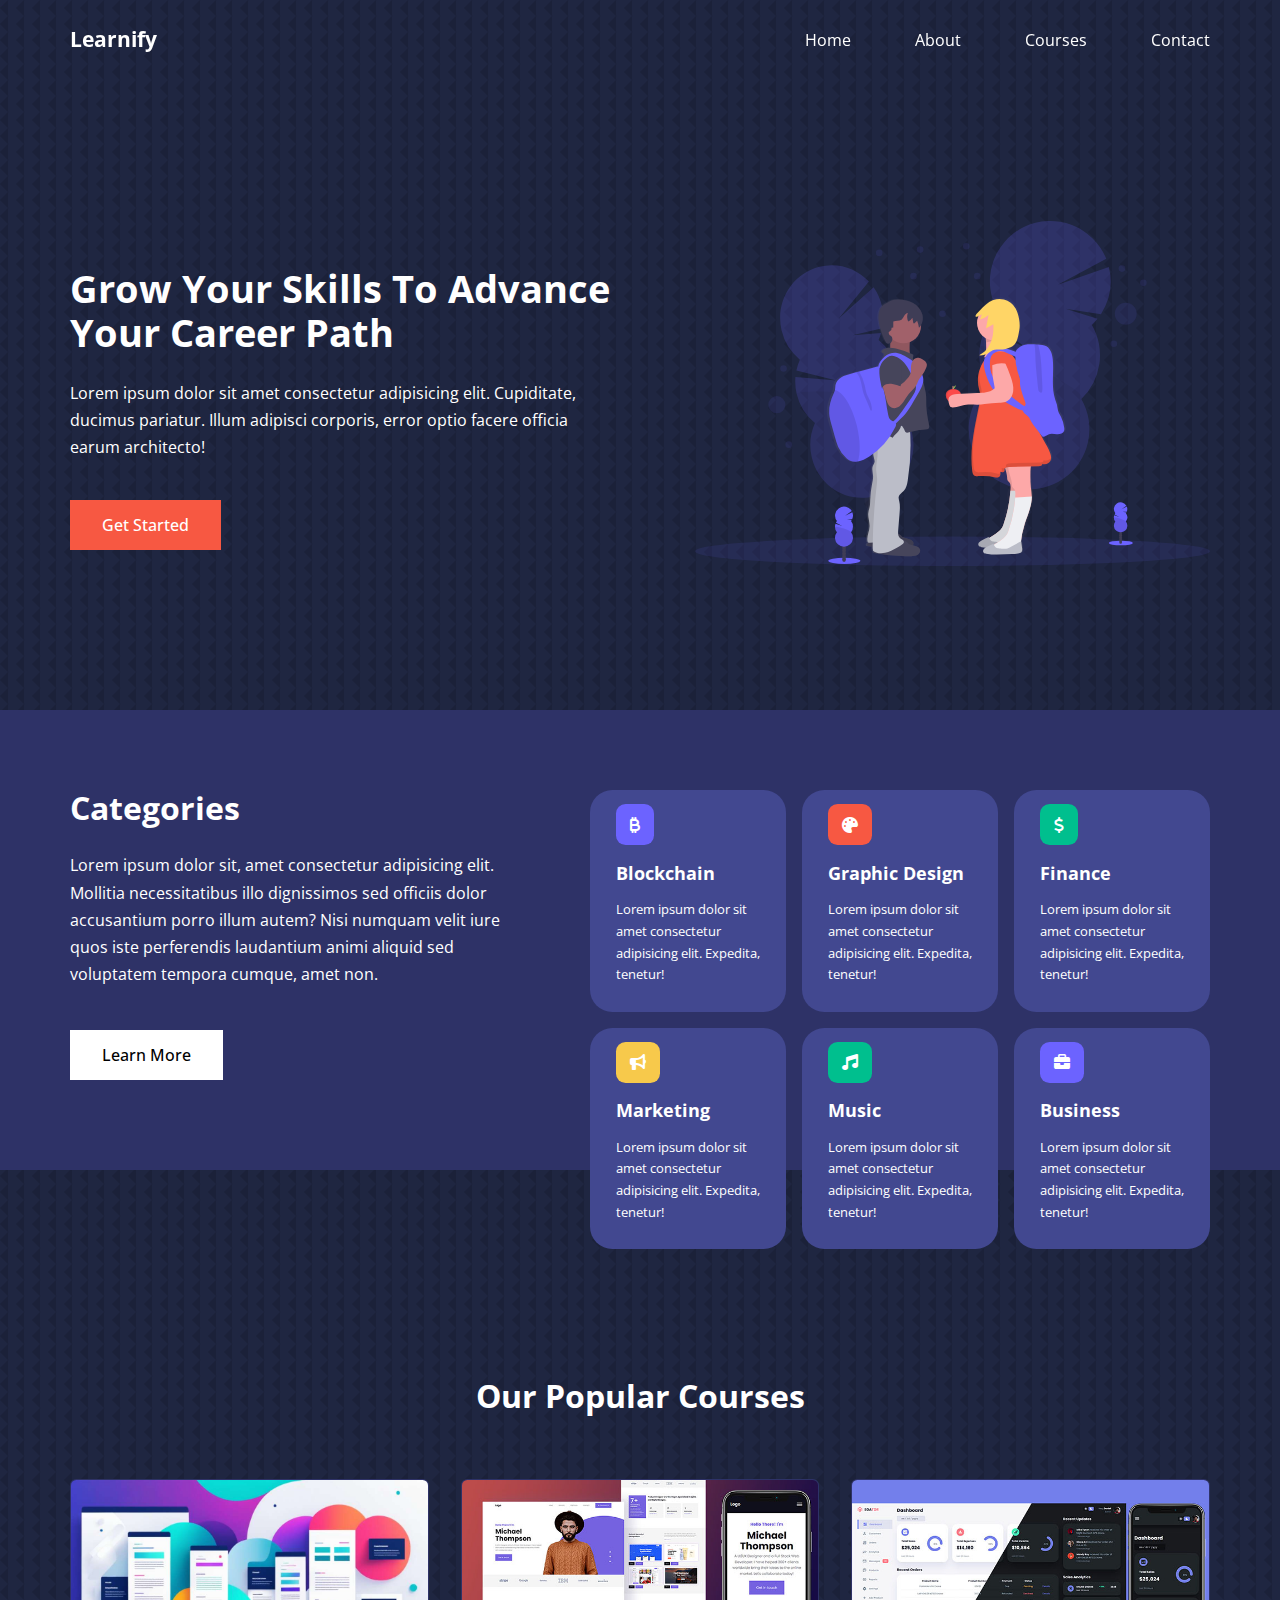
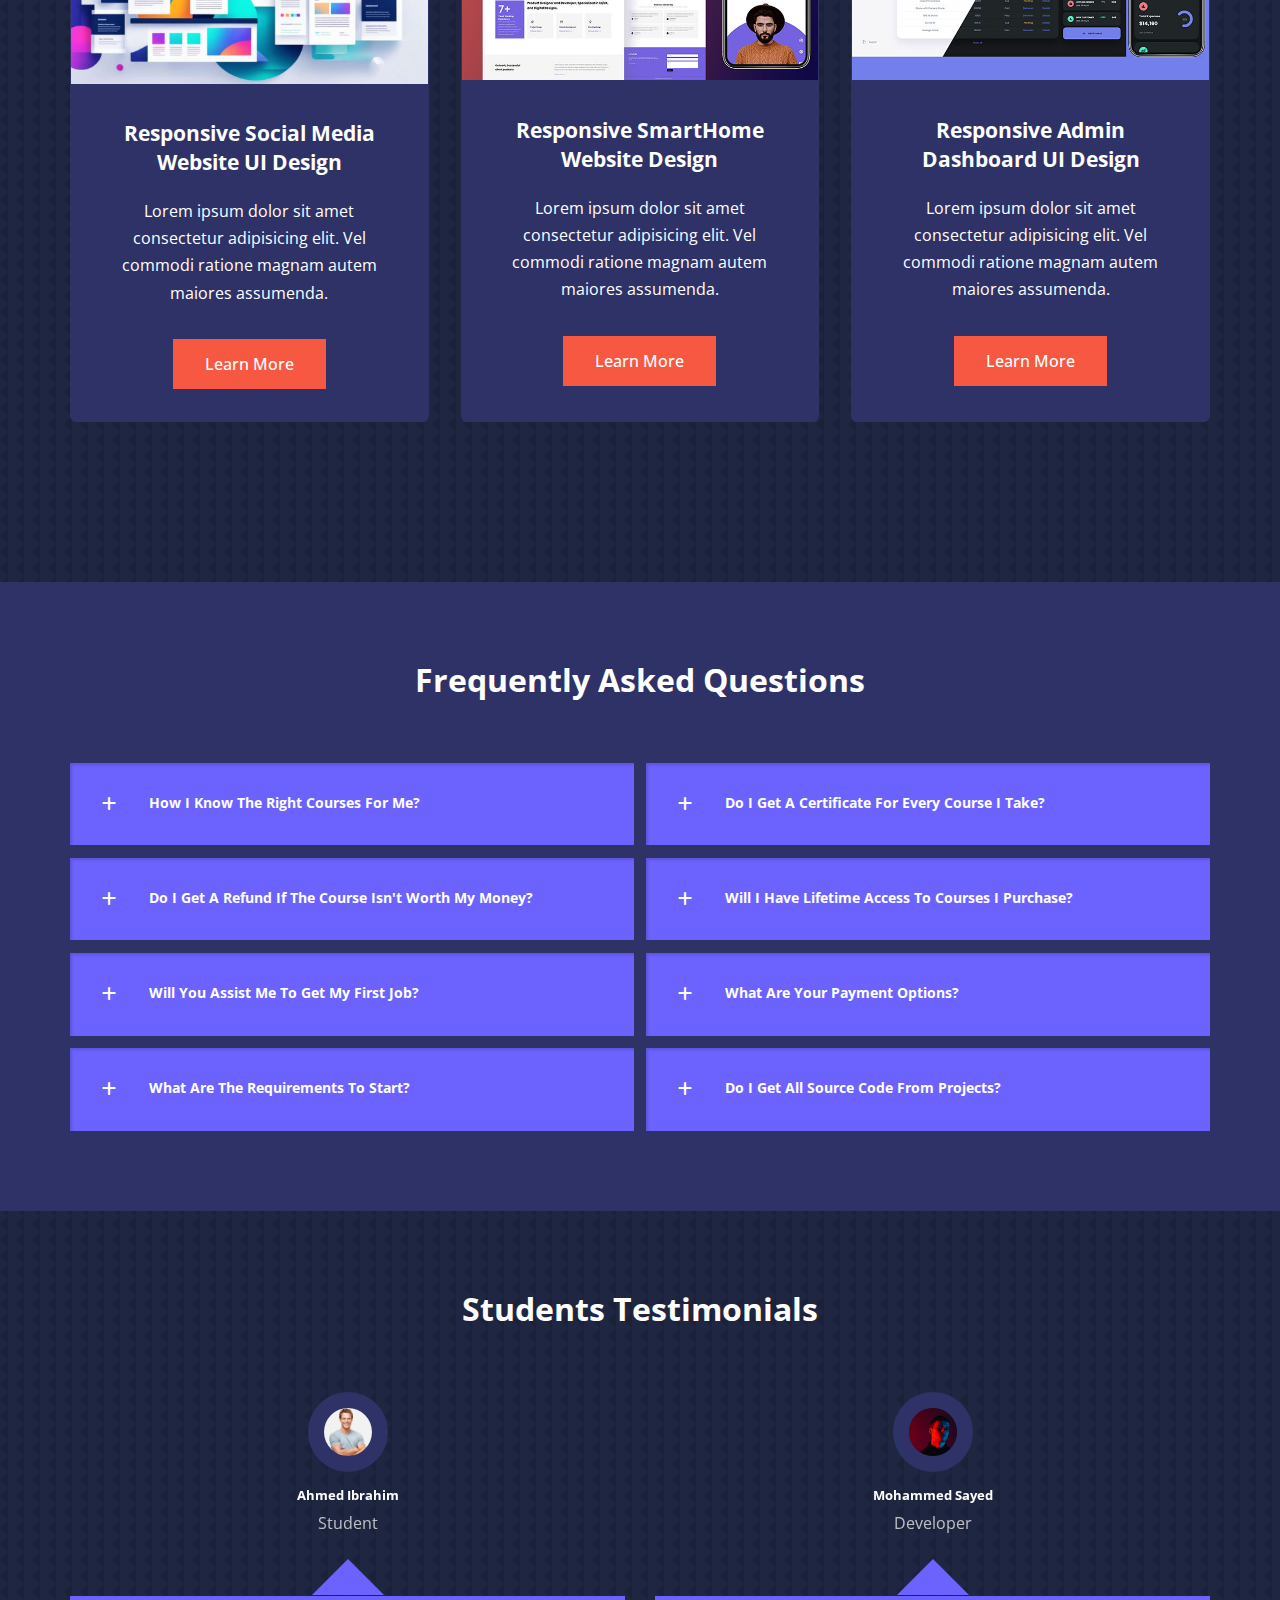
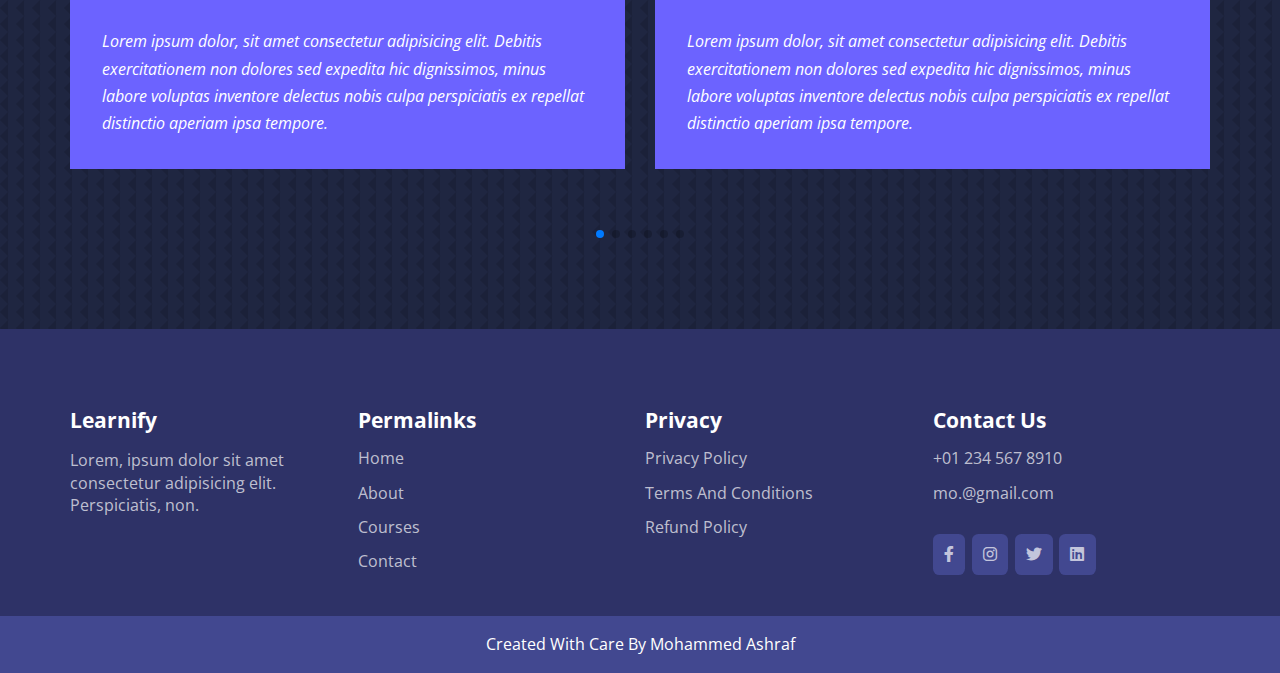
<file: index.html>
<!DOCTYPE html>
<html lang="en">

<head>
  <meta charset="UTF-8">
  <meta name="viewport" content="width=device-width, initial-scale=1.0">
  <title>Learnify</title>
  <!-- Google Fonts -->
  <link rel="preconnect" href="https://fonts.googleapis.com">
  <link rel="preconnect" href="https://fonts.gstatic.com" crossorigin>
  <link href="https://fonts.googleapis.com/css2?family=Open+Sans:ital,wght@0,300..800;1,300..800&display=swap"
    rel="stylesheet">
  <!-- Render All Elements Normally -->
  <link rel="stylesheet" href="css/normalize.css">
  <!-- Font Awesome Library -->
  <link rel="stylesheet" href="css/all.min.css">
  <!-- Swiper -->
  <link rel="stylesheet" href="https://cdn.jsdelivr.net/npm/swiper@11/swiper-bundle.min.css" />
  <!-- Main CSS File -->
  <link rel="stylesheet" href="css/style.css">
</head>

<body>
  <!-- Start Header -->
  <header>
    <div class="container header-content">
      <a href="index.html" class="logo">
        <h4>Learnify</h4>
      </a>
      <ul class="links">
        <li><a href="index.html">Home</a></li>
        <li><a href="about.html">About</a></li>
        <li><a href="courses.html">Courses</a></li>
        <li><a href="contact.html">Contact</a></li>
      </ul>
      <div class="toggle-menu">
        <span></span>
        <span></span>
        <span></span>
      </div>
      <div class="close-btn">X</div>
    </div>
  </header>
  <!-- End Header -->

  <!-- Start Landing -->
  <div class="container">
    <div class="landing">
      <div class="landing-content">
        <div class="intro-text">
          <h1>Grow Your Skills To Advance Your Career Path</h1>
          <p>Lorem ipsum dolor sit amet consectetur adipisicing elit. Cupiditate, ducimus pariatur. Illum adipisci
            corporis, error optio facere officia earum architecto!</p>
          <a href="courses.html" class="btn special-btn">Get Started</a>
        </div>
        <div class="image-box">
          <img src="imgs/header.svg">
        </div>
      </div>
    </div>
  </div>
  <!-- End Landing -->

  <!-- Start Categories -->
  <div class="categories section">
    <div class="container">
      <div class="categs-content">
        <div class="left">
          <h2>Categories</h2>
          <p>Lorem ipsum dolor sit, amet consectetur adipisicing elit. Mollitia necessitatibus illo dignissimos sed
            officiis dolor accusantium porro illum autem? Nisi numquam velit iure quos iste perferendis laudantium animi
            aliquid sed voluptatem tempora cumque, amet non.</p>
          <a href="#" class="btn">Learn More</a>
        </div>
        <div class="right">
          <div class="category">
            <span class="icon-box">
              <i class="fa-solid fa-bitcoin-sign"></i>
            </span>
            <h5>Blockchain</h5>
            <p>Lorem ipsum dolor sit amet consectetur adipisicing elit. Expedita, tenetur!</p>
          </div>
          <div class="category">
            <span class="icon-box">
              <i class="fa-solid fa-palette"></i>
            </span>
            <h5>Graphic Design</h5>
            <p>Lorem ipsum dolor sit amet consectetur adipisicing elit. Expedita, tenetur!</p>
          </div>
          <div class="category">
            <span class="icon-box">
              <i class="fa-solid fa-dollar-sign"></i>
            </span>
            <h5>Finance</h5>
            <p>Lorem ipsum dolor sit amet consectetur adipisicing elit. Expedita, tenetur!</p>
          </div>
          <div class="category">
            <span class="icon-box">
              <i class="fa-solid fa-bullhorn"></i>
            </span>
            <h5>Marketing</h5>
            <p>Lorem ipsum dolor sit amet consectetur adipisicing elit. Expedita, tenetur!</p>
          </div>
          <div class="category">
            <span class="icon-box">
              <i class="fa-solid fa-music"></i>
            </span>
            <h5>Music</h5>
            <p>Lorem ipsum dolor sit amet consectetur adipisicing elit. Expedita, tenetur!</p>
          </div>
          <div class="category">
            <span class="icon-box">
              <i class="fa-solid fa-briefcase"></i>
            </span>
            <h5>Business</h5>
            <p>Lorem ipsum dolor sit amet consectetur adipisicing elit. Expedita, tenetur!</p>
          </div>
        </div>
      </div>
    </div>
  </div>
  <!-- End Categories -->

  <!-- Start Courses -->
  <div class="container">
    <div class="courses section">
      <h2 class="section-header">Our Popular Courses</h2>
      <div class="courses-content">
        <div class="course">
          <img src="imgs/course1.jpg">
          <div class="info">
            <h4>Responsive Social Media Website UI Design</h4>
            <p>Lorem ipsum dolor sit amet consectetur adipisicing elit. Vel commodi ratione magnam autem maiores
              assumenda.</p>
            <a href="courses.html" class="btn special-btn">Learn More</a>
          </div>
        </div>
        <div class="course">
          <img src="imgs/course2.jpg">
          <div class="info">
            <h4>Responsive SmartHome Website Design</h4>
            <p>Lorem ipsum dolor sit amet consectetur adipisicing elit. Vel commodi ratione magnam autem maiores
              assumenda.</p>
            <a href="courses.html" class="btn special-btn">Learn More</a>
          </div>
        </div>
        <div class="course">
          <img src="imgs/course3.jpg">
          <div class="info">
            <h4>Responsive Admin Dashboard UI Design</h4>
            <p>Lorem ipsum dolor sit amet consectetur adipisicing elit. Vel commodi ratione magnam autem maiores
              assumenda.</p>
            <a href="courses.html" class="btn special-btn">Learn More</a>
          </div>
        </div>
      </div>
    </div>
  </div>
  <!-- End Courses -->

  <!-- Start FAQS -->
  <div class="faqs section">
    <div class="container">
      <h2 class="section-header">Frequently Asked Questions</h2>
      <div class="faqs-content">
        <div class="question">
          <span class="icon">
            <i class="fa-solid fa-plus"></i>
          </span>
          <div class="question-answer">
            <h4>How I Know The Right Courses For Me?</h4>
            <p>Lorem ipsum dolor sit amet consectetur adipisicing elit. Quibusdam, sit! Laborum cum temporibus
              consequatur molestias doloribus blanditiis, omnis rem incidunt magni, a labore hic aliquid!</p>
          </div>
        </div>
        <div class="question">
          <span class="icon">
            <i class="fa-solid fa-plus"></i>
          </span>
          <div class="question-answer">
            <h4>Do I Get A Certificate For Every Course I Take?</h4>
            <p>Lorem ipsum dolor sit amet consectetur adipisicing elit. Quibusdam, sit! Laborum cum temporibus
              consequatur molestias doloribus blanditiis, omnis rem incidunt magni, a labore hic aliquid!</p>
          </div>
        </div>
        <div class="question">
          <span class="icon">
            <i class="fa-solid fa-plus"></i>
          </span>
          <div class="question-answer">
            <h4>Do I Get A Refund If The Course Isn't Worth My Money?</h4>
            <p>Lorem ipsum dolor sit amet consectetur adipisicing elit. Quibusdam, sit! Laborum cum temporibus
              consequatur molestias doloribus blanditiis, omnis rem incidunt magni, a labore hic aliquid!</p>
          </div>
        </div>
        <div class="question">
          <span class="icon">
            <i class="fa-solid fa-plus"></i>
          </span>
          <div class="question-answer">
            <h4>Will I Have Lifetime Access To Courses I Purchase?</h4>
            <p>Lorem ipsum dolor sit amet consectetur adipisicing elit. Quibusdam, sit! Laborum cum temporibus
              consequatur molestias doloribus blanditiis, omnis rem incidunt magni, a labore hic aliquid!</p>
          </div>
        </div>
        <div class="question">
          <span class="icon">
            <i class="fa-solid fa-plus"></i>
          </span>
          <div class="question-answer">
            <h4>Will You Assist Me To Get My First Job?</h4>
            <p>Lorem ipsum dolor sit amet consectetur adipisicing elit. Quibusdam, sit! Laborum cum temporibus
              consequatur molestias doloribus blanditiis, omnis rem incidunt magni, a labore hic aliquid!</p>
          </div>
        </div>
        <div class="question">
          <span class="icon">
            <i class="fa-solid fa-plus"></i>
          </span>
          <div class="question-answer">
            <h4>What Are Your Payment Options?</h4>
            <p>Lorem ipsum dolor sit amet consectetur adipisicing elit. Quibusdam, sit! Laborum cum temporibus
              consequatur molestias doloribus blanditiis, omnis rem incidunt magni, a labore hic aliquid!</p>
          </div>
        </div>
        <div class="question">
          <span class="icon">
            <i class="fa-solid fa-plus"></i>
          </span>
          <div class="question-answer">
            <h4>What Are The Requirements To Start?</h4>
            <p>Lorem ipsum dolor sit amet consectetur adipisicing elit. Quibusdam, sit! Laborum cum temporibus
              consequatur molestias doloribus blanditiis, omnis rem incidunt magni, a labore hic aliquid!</p>
          </div>
        </div>
        <div class="question">
          <span class="icon">
            <i class="fa-solid fa-plus"></i>
          </span>
          <div class="question-answer">
            <h4>Do I Get All Source Code From Projects?</h4>
            <p>Lorem ipsum dolor sit amet consectetur adipisicing elit. Quibusdam, sit! Laborum cum temporibus
              consequatur molestias doloribus blanditiis, omnis rem incidunt magni, a labore hic aliquid!</p>
          </div>
        </div>
      </div>
    </div>
  </div>
  <!-- End FAQS -->

  <!-- Start Testimonials -->
  <div class="testimonials section">
    <h2 class="section-header">Students Testimonials</h2>
    <div class="container mySwiper">
      <div class="testi-content swiper-wrapper">
        <div class="box swiper-slide">
          <div class="user-info">
            <div class="image-box">
              <img src="imgs/avatar1.jpg">
            </div>
            <h5>Ahmed Ibrahim</h5>
            <span>Student</span>
          </div>
          <div class="opinion">
            <p>Lorem ipsum dolor, sit amet consectetur adipisicing elit.
              Debitis exercitationem non dolores sed expedita hic
              dignissimos, minus labore voluptas inventore delectus nobis
              culpa perspiciatis ex repellat distinctio aperiam ipsa tempore.</p>
          </div>
        </div>
        <div class="box swiper-slide">
          <div class="user-info">
            <div class="image-box">
              <img src="imgs/avatar2.jpg">
            </div>
            <h5>Mohammed Sayed</h5>
            <span>Developer</span>
          </div>
          <div class="opinion">
            <p>Lorem ipsum dolor, sit amet consectetur adipisicing elit.
              Debitis exercitationem non dolores sed expedita hic
              dignissimos, minus labore voluptas inventore delectus nobis
              culpa perspiciatis ex repellat distinctio aperiam ipsa tempore.</p>
          </div>
        </div>
        <div class="box swiper-slide">
          <div class="user-info">
            <div class="image-box">
              <img src="imgs/avatar3.jpg">
            </div>
            <h5>Mustafa Ali</h5>
            <span>CEO</span>
          </div>
          <div class="opinion">
            <p>Lorem ipsum dolor, sit amet consectetur adipisicing elit.
              Debitis exercitationem non dolores sed expedita hic
              dignissimos, minus labore voluptas inventore delectus nobis
              culpa perspiciatis ex repellat distinctio aperiam ipsa tempore.</p>
          </div>
        </div>
        <div class="box swiper-slide">
          <div class="user-info">
            <div class="image-box">
              <img src="imgs/avatar4.jpg">
            </div>
            <h5>Omar Khaled</h5>
            <span>Student</span>
          </div>
          <div class="opinion">
            <p>Lorem ipsum dolor, sit amet consectetur adipisicing elit.
              Debitis exercitationem non dolores sed expedita hic
              dignissimos, minus labore voluptas inventore delectus nobis
              culpa perspiciatis ex repellat distinctio aperiam ipsa tempore.</p>
          </div>
        </div>
        <div class="box swiper-slide">
          <div class="user-info">
            <div class="image-box">
              <img src="imgs/avatar5.jpg">
            </div>
            <h5>Amr Ehab</h5>
            <span>Developer</span>
          </div>
          <div class="opinion">
            <p>Lorem ipsum dolor, sit amet consectetur adipisicing elit.
              Debitis exercitationem non dolores sed expedita hic
              dignissimos, minus labore voluptas inventore delectus nobis
              culpa perspiciatis ex repellat distinctio aperiam ipsa tempore.</p>
          </div>
        </div>
        <div class="box swiper-slide">
          <div class="user-info">
            <div class="image-box">
              <img src="imgs/avatar6.jpg">
            </div>
            <h5>Mohammed A.</h5>
            <span>Developer</span>
          </div>
          <div class="opinion">
            <p>Lorem ipsum dolor, sit amet consectetur adipisicing elit.
              Debitis exercitationem non dolores sed expedita hic
              dignissimos, minus labore voluptas inventore delectus nobis
              culpa perspiciatis ex repellat distinctio aperiam ipsa tempore.</p>
          </div>
        </div>
        <div class="box swiper-slide">
          <div class="user-info">
            <div class="image-box">
              <img src="imgs/avatar7.jpg">
            </div>
            <h5>Ayman Magdy</h5>
            <span>CEO</span>
          </div>
          <div class="opinion">
            <p>Lorem ipsum dolor, sit amet consectetur adipisicing elit.
              Debitis exercitationem non dolores sed expedita hic
              dignissimos, minus labore voluptas inventore delectus nobis
              culpa perspiciatis ex repellat distinctio aperiam ipsa tempore.</p>
          </div>
        </div>
      </div>
      <div class="swiper-pagination"></div>
    </div>
  </div>
  <!-- End Testimonials -->

  <!-- Start Footer -->
  <footer>
    <div class="container">
      <div class="foot-content">
        <div class="foot-1">
          <a href="index.html" class="logo">
            <h4>Learnify</h4>
          </a>
          <p>Lorem, ipsum dolor sit amet consectetur adipisicing elit. Perspiciatis, non.</p>
        </div>
        <div class="foot-2">
          <h4>Permalinks</h4>
          <ul class="links">
            <li><a href="index.html">Home</a></li>
            <li><a href="about.html">About</a></li>
            <li><a href="courses.html">Courses</a></li>
            <li><a href="contact.html">Contact</a></li>
          </ul>
        </div>
        <div class="foot-3">
          <h4>Privacy</h4>
          <ul class="links">
            <li><a href="#">Privacy Policy</a></li>
            <li><a href="#">Terms And Conditions</a></li>
            <li><a href="#">Refund Policy</a></li>
          </ul>
        </div>
        <div class="foot-4">
          <h4>Contact Us</h4>
          <div class="info">
            <p>+01 234 567 8910</p>
            <p>mo.@gmail.com</p>
          </div>
          <div class="social">
            <a href="https://facebook.com"><i class="fa-brands fa-facebook-f"></i></a>
            <a href="https://instagram.com"><i class="fa-brands fa-instagram"></i></a>
            <a href="https://twitter.com"><i class="fa-brands fa-twitter"></i></a>
            <a href="https://linkedin.com"><i class="fa-brands fa-linkedin"></i></a>
          </div>
        </div>
      </div>
    </div>
    <div class="copyright">Created With Care By <a
        href="https://www.linkedin.com/in/mohammed-ashraf-45934b232/">Mohammed Ashraf</a></div>
  </footer>
  <!-- End Footer -->

  <!-- Swiper JS -->
  <script src="https://cdn.jsdelivr.net/npm/swiper@11/swiper-bundle.min.js"></script>
  <script>
    var swiper = new Swiper(".mySwiper", {
      slidesPerView: 1,
      spaceBetween: 30,
      pagination: {
        el: ".swiper-pagination",
        clickable: true,
      },
      breakpoints: {
        768: {
          slidesPerView: 2
        }
      }
    });
  </script>
  <!-- Main JS File -->
  <script src="js/main.js"></script>
</body>

</html>
</file>
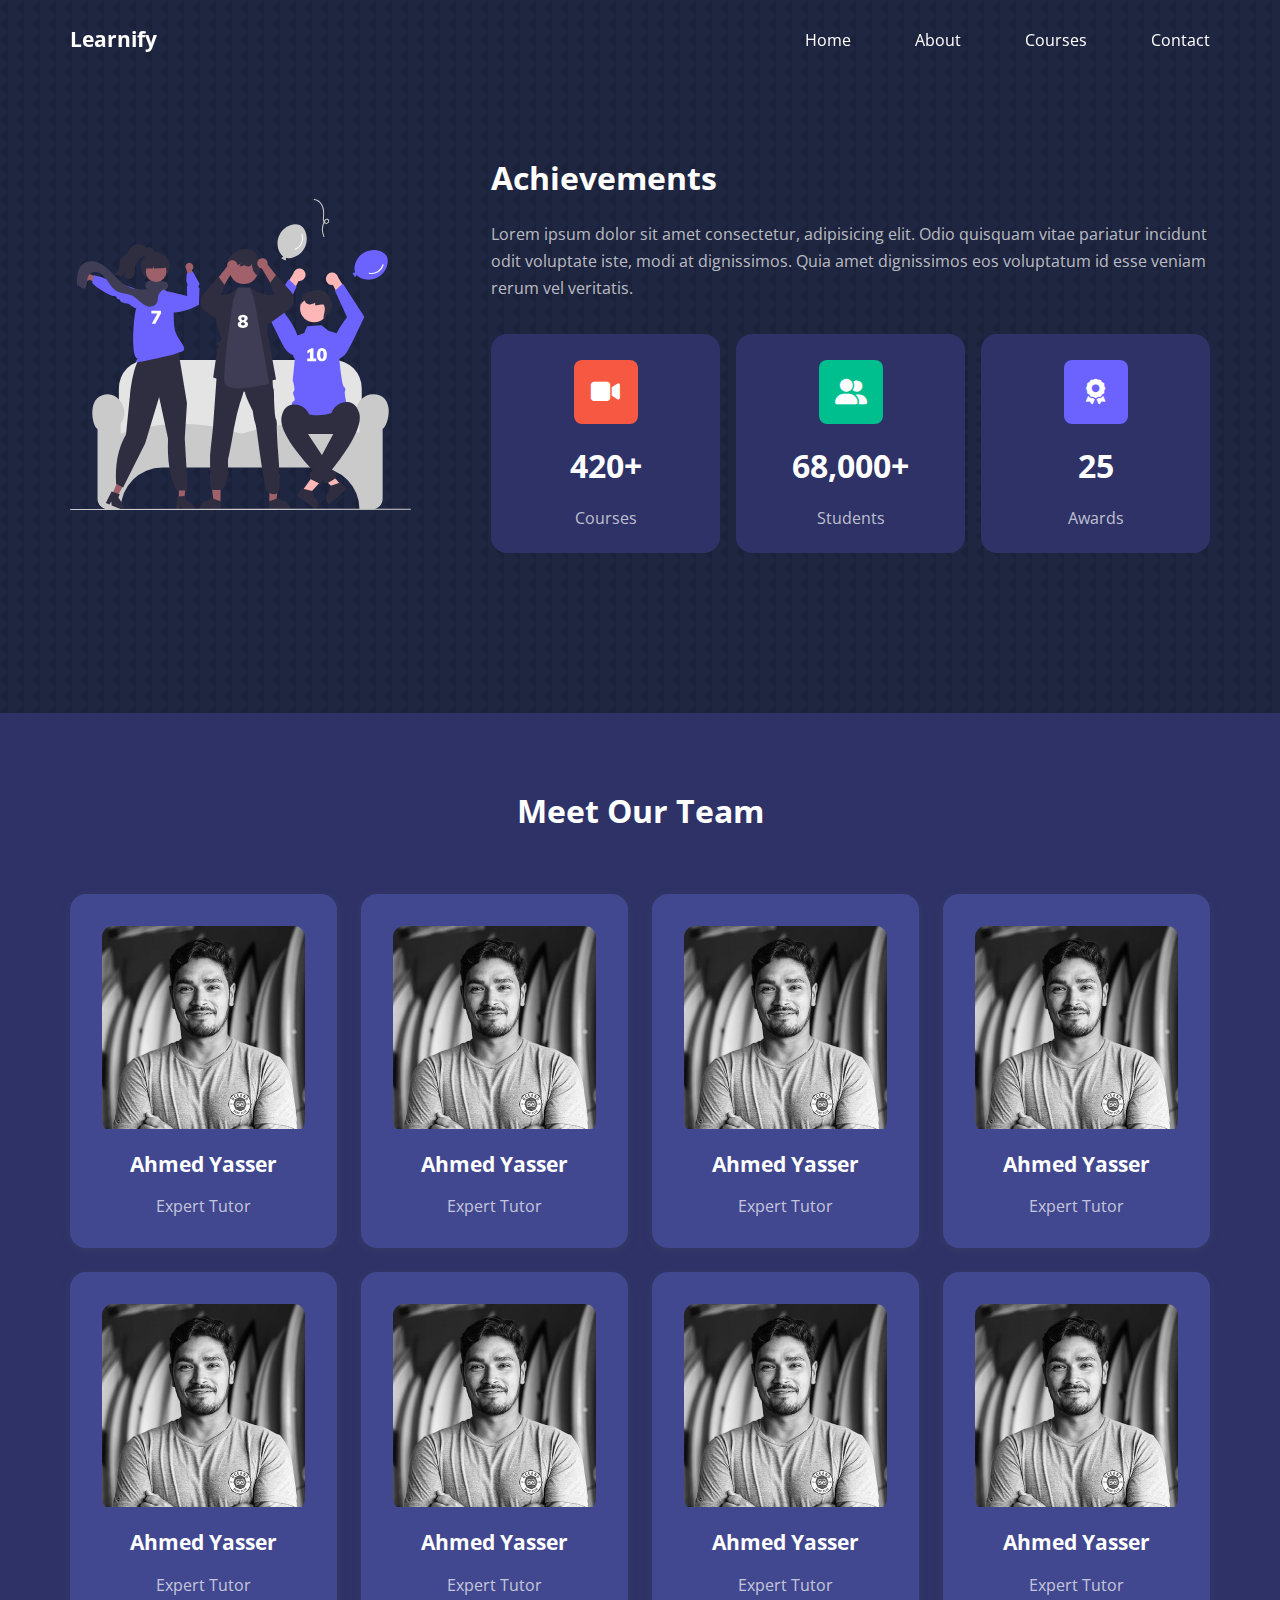
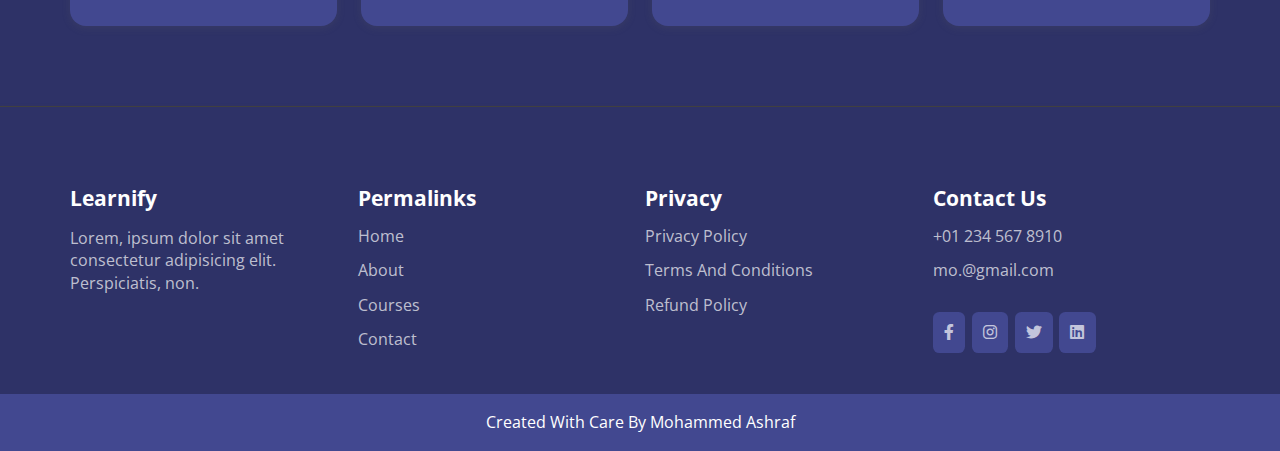
<file: about.html>
<!DOCTYPE html>
<html lang="en">

<head>
  <meta charset="UTF-8">
  <meta name="viewport" content="width=device-width, initial-scale=1.0">
  <title>About</title>
  <!-- Google Fonts -->
  <link rel="preconnect" href="https://fonts.googleapis.com">
  <link rel="preconnect" href="https://fonts.gstatic.com" crossorigin>
  <link href="https://fonts.googleapis.com/css2?family=Open+Sans:ital,wght@0,300..800;1,300..800&display=swap"
    rel="stylesheet">
  <!-- Render All Elements Normally -->
  <link rel="stylesheet" href="css/normalize.css">
  <!-- Font Awesome Library -->
  <link rel="stylesheet" href="css/all.min.css">
  <!-- Main CSS File -->
  <link rel="stylesheet" href="css/style.css">
  <!-- About Page CSS File -->
  <link rel="stylesheet" href="css/about.css">
</head>

<body>
  <!-- Start Header -->
  <header>
    <div class="container header-content">
      <a href="index.html" class="logo">
        <h4>Learnify</h4>
      </a>
      <ul class="links">
        <li><a href="index.html">Home</a></li>
        <li><a href="about.html">About</a></li>
        <li><a href="courses.html">Courses</a></li>
        <li><a href="contact.html">Contact</a></li>
      </ul>
      <div class="toggle-menu">
        <span></span>
        <span></span>
        <span></span>
      </div>
      <div class="close-btn">X</div>
    </div>
  </header>
  <!-- End Header -->

  <!-- Start Achievements -->
  <div class="container">
    <div class="achievements section">
      <div class="achives-content">
        <div class="image-box">
          <img src="imgs/about achievements.svg">
        </div>
        <div class="about">
          <h2>Achievements</h2>
          <p>Lorem ipsum dolor sit amet consectetur, adipisicing elit. Odio quisquam vitae pariatur incidunt odit
            voluptate iste, modi at dignissimos. Quia amet dignissimos eos voluptatum id esse veniam rerum vel
            veritatis.</p>
          <div class="stats">
            <div class="box">
              <span class="icon-box">
                <i class="fa-solid fa-video"></i>
              </span>
              <h5>420+</h5>
              <span class="type">Courses</span>
            </div>
            <div class="box">
              <span class="icon-box">
                <i class="fa-solid fa-user-group"></i>
              </span>
              <h5>68,000+</h5>
              <span class="type">Students</span>
            </div>
            <div class="box">
              <span class="icon-box">
                <i class="fa-solid fa-award"></i>
              </span>
              <h5>25</h5>
              <span class="type">Awards</span>
            </div>
          </div>
        </div>
      </div>
    </div>
  </div>
  <!-- End Achievements -->

  <!-- Start Team -->
  <div class="team section">
    <h2 class="section-header">Meet Our Team</h2>
    <div class="container">
      <div class="team-members">
        <div class="member">
          <div class="image-box">
            <img src="imgs/tm1.jpg">
          </div>
          <h4>Ahmed Yasser</h4>
          <span>Expert Tutor</span>
          <div class="member-social">
            <a href="https://instagram.com"><i class="fa-brands fa-instagram"></i></a>
            <a href="https://twitter.com"><i class="fa-brands fa-twitter"></i></a>
            <a href="https://linkedin.com"><i class="fa-brands fa-linkedin"></i></a>
          </div>
        </div>
        <div class="member">
          <div class="image-box">
            <img src="imgs/tm1.jpg">
          </div>
          <h4>Ahmed Yasser</h4>
          <span>Expert Tutor</span>
          <div class="member-social">
            <a href="https://instagram.com"><i class="fa-brands fa-instagram"></i></a>
            <a href="https://twitter.com"><i class="fa-brands fa-twitter"></i></a>
            <a href="https://linkedin.com"><i class="fa-brands fa-linkedin"></i></a>
          </div>
        </div>
        <div class="member">
          <div class="image-box">
            <img src="imgs/tm1.jpg">
          </div>
          <h4>Ahmed Yasser</h4>
          <span>Expert Tutor</span>
          <div class="member-social">
            <a href="https://instagram.com"><i class="fa-brands fa-instagram"></i></a>
            <a href="https://twitter.com"><i class="fa-brands fa-twitter"></i></a>
            <a href="https://linkedin.com"><i class="fa-brands fa-linkedin"></i></a>
          </div>
        </div>
        <div class="member">
          <div class="image-box">
            <img src="imgs/tm1.jpg">
          </div>
          <h4>Ahmed Yasser</h4>
          <span>Expert Tutor</span>
          <div class="member-social">
            <a href="https://instagram.com"><i class="fa-brands fa-instagram"></i></a>
            <a href="https://twitter.com"><i class="fa-brands fa-twitter"></i></a>
            <a href="https://linkedin.com"><i class="fa-brands fa-linkedin"></i></a>
          </div>
        </div>
        <div class="member">
          <div class="image-box">
            <img src="imgs/tm1.jpg">
          </div>
          <h4>Ahmed Yasser</h4>
          <span>Expert Tutor</span>
          <div class="member-social">
            <a href="https://instagram.com"><i class="fa-brands fa-instagram"></i></a>
            <a href="https://twitter.com"><i class="fa-brands fa-twitter"></i></a>
            <a href="https://linkedin.com"><i class="fa-brands fa-linkedin"></i></a>
          </div>
        </div>
        <div class="member">
          <div class="image-box">
            <img src="imgs/tm1.jpg">
          </div>
          <h4>Ahmed Yasser</h4>
          <span>Expert Tutor</span>
          <div class="member-social">
            <a href="https://instagram.com"><i class="fa-brands fa-instagram"></i></a>
            <a href="https://twitter.com"><i class="fa-brands fa-twitter"></i></a>
            <a href="https://linkedin.com"><i class="fa-brands fa-linkedin"></i></a>
          </div>
        </div>
        <div class="member">
          <div class="image-box">
            <img src="imgs/tm1.jpg">
          </div>
          <h4>Ahmed Yasser</h4>
          <span>Expert Tutor</span>
          <div class="member-social">
            <a href="https://instagram.com"><i class="fa-brands fa-instagram"></i></a>
            <a href="https://twitter.com"><i class="fa-brands fa-twitter"></i></a>
            <a href="https://linkedin.com"><i class="fa-brands fa-linkedin"></i></a>
          </div>
        </div>
        <div class="member">
          <div class="image-box">
            <img src="imgs/tm1.jpg">
          </div>
          <h4>Ahmed Yasser</h4>
          <span>Expert Tutor</span>
          <div class="member-social">
            <a href="https://instagram.com"><i class="fa-brands fa-instagram"></i></a>
            <a href="https://twitter.com"><i class="fa-brands fa-twitter"></i></a>
            <a href="https://linkedin.com"><i class="fa-brands fa-linkedin"></i></a>
          </div>
        </div>
      </div>
    </div>
  </div>
  <!-- End Team -->

  <!-- Start Footer -->
  <footer>
    <div class="container">
      <div class="foot-content">
        <div class="foot-1">
          <a href="index.html" class="logo">
            <h4>Learnify</h4>
          </a>
          <p>Lorem, ipsum dolor sit amet consectetur adipisicing elit. Perspiciatis, non.</p>
        </div>
        <div class="foot-2">
          <h4>Permalinks</h4>
          <ul class="links">
            <li><a href="index.html">Home</a></li>
            <li><a href="about.html">About</a></li>
            <li><a href="courses.html">Courses</a></li>
            <li><a href="contact.html">Contact</a></li>
          </ul>
        </div>
        <div class="foot-3">
          <h4>Privacy</h4>
          <ul class="links">
            <li><a href="#">Privacy Policy</a></li>
            <li><a href="#">Terms And Conditions</a></li>
            <li><a href="#">Refund Policy</a></li>
          </ul>
        </div>
        <div class="foot-4">
          <h4>Contact Us</h4>
          <div class="info">
            <p>+01 234 567 8910</p>
            <p>mo.@gmail.com</p>
          </div>
          <div class="social">
            <a href="https://facebook.com"><i class="fa-brands fa-facebook-f"></i></a>
            <a href="https://instagram.com"><i class="fa-brands fa-instagram"></i></a>
            <a href="https://twitter.com"><i class="fa-brands fa-twitter"></i></a>
            <a href="https://linkedin.com"><i class="fa-brands fa-linkedin"></i></a>
          </div>
        </div>
      </div>
    </div>
    <div class="copyright">Created With Care By <a
        href="https://www.linkedin.com/in/mohammed-ashraf-45934b232/">Mohammed Ashraf</a></div>
  </footer>
  <!-- End Footer -->

  <script src="js/main.js"></script>
</body>

</html>
</file>
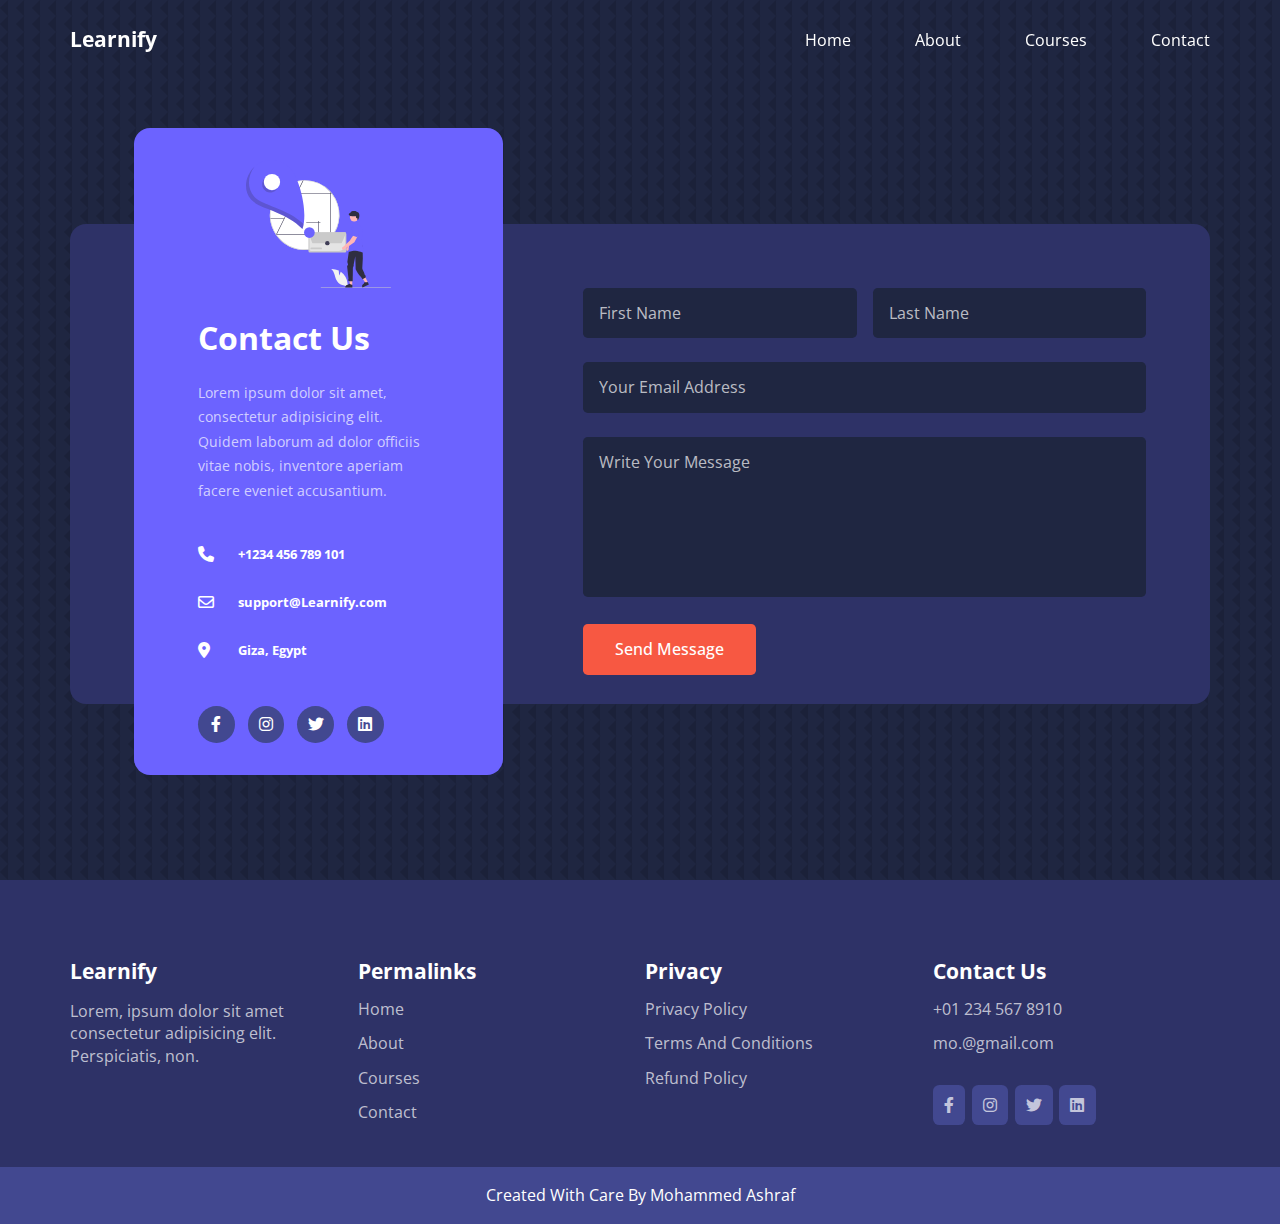
<file: contact.html>
<!DOCTYPE html>
<html lang="en">

<head>
  <meta charset="UTF-8">
  <meta name="viewport" content="width=device-width, initial-scale=1.0">
  <title>Contact</title>
  <!-- Google Fonts -->
  <link rel="preconnect" href="https://fonts.googleapis.com">
  <link rel="preconnect" href="https://fonts.gstatic.com" crossorigin>
  <link href="https://fonts.googleapis.com/css2?family=Open+Sans:ital,wght@0,300..800;1,300..800&display=swap"
    rel="stylesheet">
  <!-- Render All Elements Normally -->
  <link rel="stylesheet" href="css/normalize.css">
  <!-- Font Awesome Library -->
  <link rel="stylesheet" href="css/all.min.css">
  <!-- Main CSS File -->
  <link rel="stylesheet" href="css/style.css">
  <!-- Contact Page CSS File -->
  <link rel="stylesheet" href="css/contact.css">
</head>

<body>
  <!-- Start Header -->
  <header>
    <div class="container header-content">
      <a href="index.html" class="logo">
        <h4>Learnify</h4>
      </a>
      <ul class="links">
        <li><a href="index.html">Home</a></li>
        <li><a href="about.html">About</a></li>
        <li><a href="courses.html">Courses</a></li>
        <li><a href="contact.html">Contact</a></li>
      </ul>
      <div class="toggle-menu">
        <span></span>
        <span></span>
        <span></span>
      </div>
      <div class="close-btn">X</div>
    </div>
  </header>
  <!-- End Header -->

  <!-- Start Contact -->
  <div class="contact section">
    <div class="overlay"></div>
    <div class="container">
      <div class="cont-content">
        <div class="first">
          <div class="image-box">
            <img src="imgs/contact.svg">
          </div>
          <h2>Contact Us</h2>
          <p>Lorem ipsum dolor sit amet, consectetur adipisicing elit. Quidem laborum ad dolor officiis vitae nobis,
            inventore aperiam facere eveniet accusantium.</p>
          <div class="contact-info">
            <ul>
              <li>
                <i class="fa-solid fa-phone"></i>
                <h5>+1234 456 789 101</h5>
              </li>
              <li>
                <i class="fa-regular fa-envelope"></i>
                <h5>support@Learnify.com</h5>
              </li>
              <li>
                <i class="fa-solid fa-location-dot"></i>
                <h5>Giza, Egypt</h5>
              </li>
            </ul>
          </div>
          <div class="social">
            <a href="https://facebook.com"><i class="fa-brands fa-facebook-f"></i></a>
            <a href="https://instagram.com"><i class="fa-brands fa-instagram"></i></a>
            <a href="https://twitter.com"><i class="fa-brands fa-twitter"></i></a>
            <a href="https://linkedin.com"><i class="fa-brands fa-linkedin"></i></a>
          </div>
        </div>
        <form>
          <div class="name">
            <input type="text" name="fName" placeholder="First Name" required>
            <input type="text" name="lName" placeholder="Last Name" required>
          </div>
          <input type="email" name="email" placeholder="Your Email Address">
          <textarea name="msg_content" placeholder="Write Your Message"></textarea>
          <input type="submit" value="Send Message" class="btn special-btn">
        </form>
      </div>
    </div>
  </div>
  <!-- End Contact -->

  <!-- Start Footer -->
  <footer>
    <div class="container">
      <div class="foot-content">
        <div class="foot-1">
          <a href="index.html" class="logo">
            <h4>Learnify</h4>
          </a>
          <p>Lorem, ipsum dolor sit amet consectetur adipisicing elit. Perspiciatis, non.</p>
        </div>
        <div class="foot-2">
          <h4>Permalinks</h4>
          <ul class="links">
            <li><a href="index.html">Home</a></li>
            <li><a href="about.html">About</a></li>
            <li><a href="courses.html">Courses</a></li>
            <li><a href="contact.html">Contact</a></li>
          </ul>
        </div>
        <div class="foot-3">
          <h4>Privacy</h4>
          <ul class="links">
            <li><a href="#">Privacy Policy</a></li>
            <li><a href="#">Terms And Conditions</a></li>
            <li><a href="#">Refund Policy</a></li>
          </ul>
        </div>
        <div class="foot-4">
          <h4>Contact Us</h4>
          <div class="info">
            <p>+01 234 567 8910</p>
            <p>mo.@gmail.com</p>
          </div>
          <div class="social">
            <a href="https://facebook.com"><i class="fa-brands fa-facebook-f"></i></a>
            <a href="https://instagram.com"><i class="fa-brands fa-instagram"></i></a>
            <a href="https://twitter.com"><i class="fa-brands fa-twitter"></i></a>
            <a href="https://linkedin.com"><i class="fa-brands fa-linkedin"></i></a>
          </div>
        </div>
      </div>
    </div>
    <div class="copyright">Created With Care By <a
        href="https://www.linkedin.com/in/mohammed-ashraf-45934b232/">Mohammed Ashraf</a></div>
  </footer>
  <!-- End Footer -->

  <script src="js/main.js"></script>
</body>

</html>
</file>
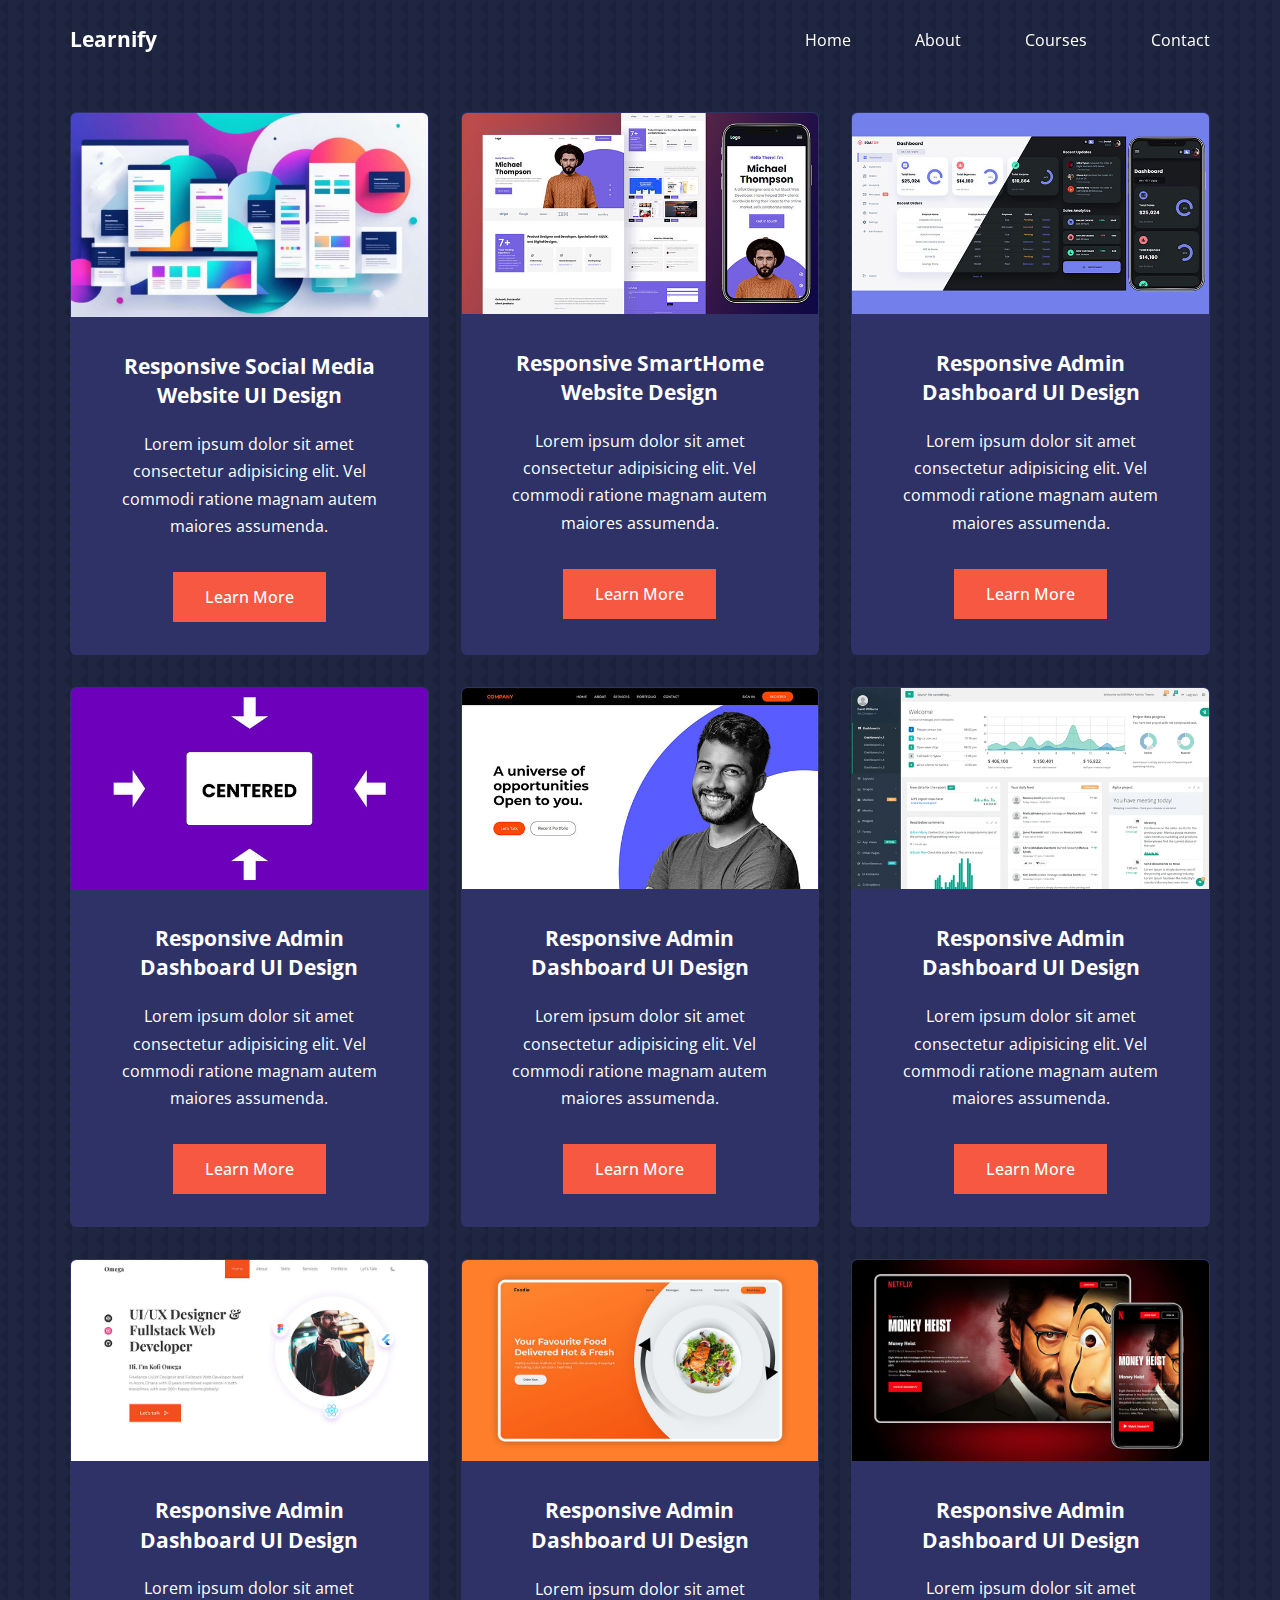
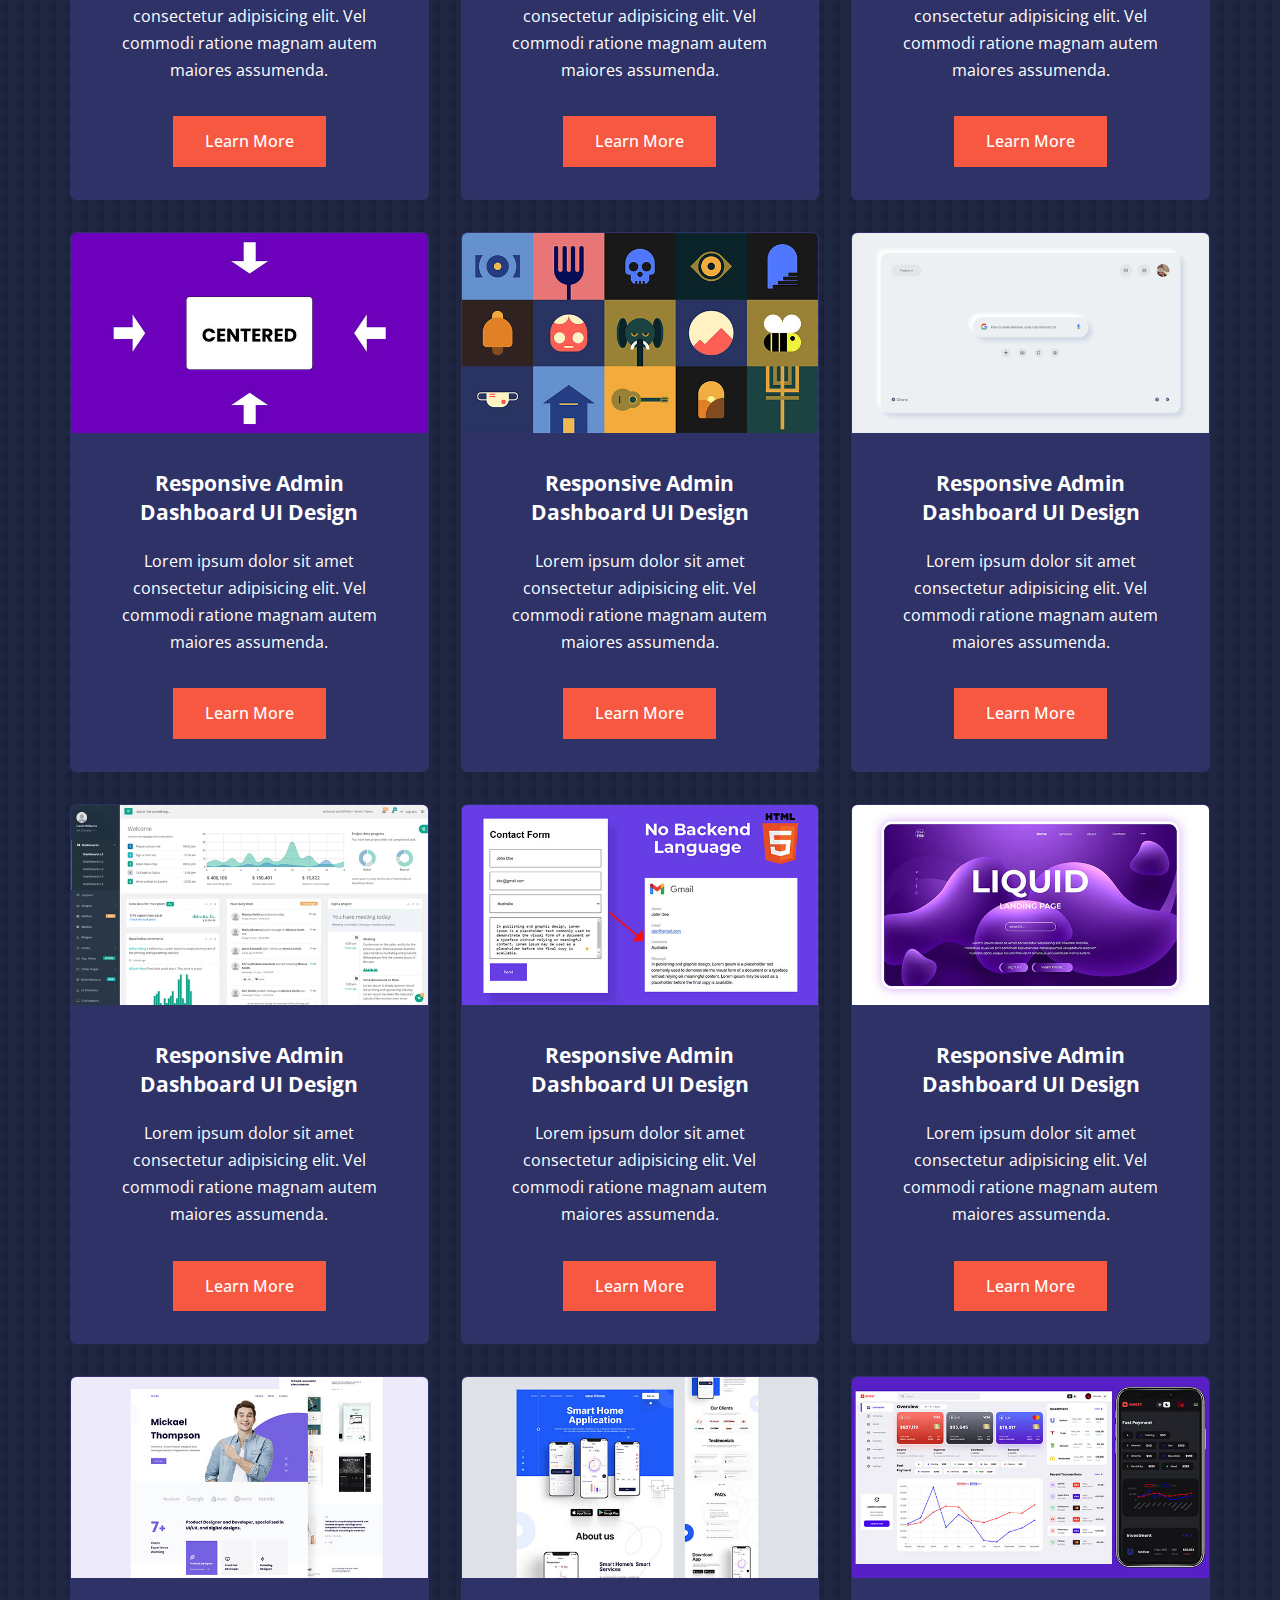
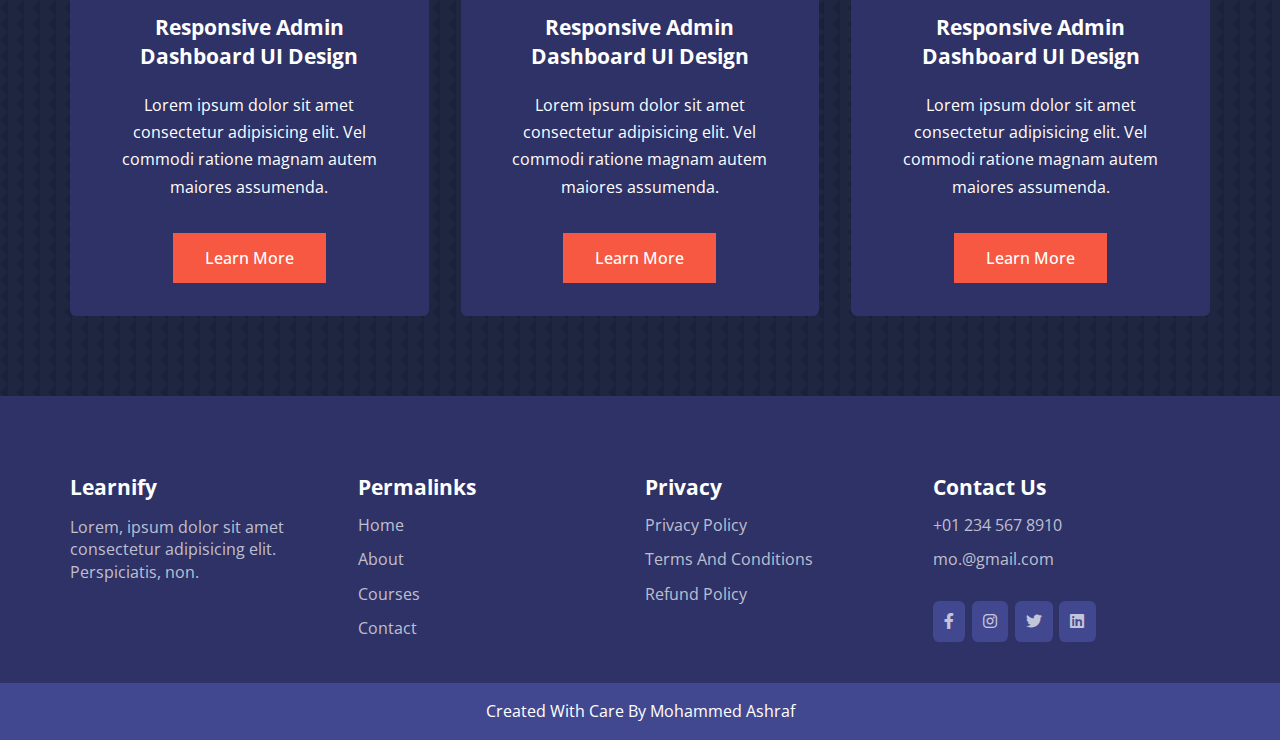
<file: courses.html>
<!DOCTYPE html>
<html lang="en">

<head>
  <meta charset="UTF-8">
  <meta name="viewport" content="width=device-width, initial-scale=1.0">
  <title>Courses</title>
  <!-- Google Fonts -->
  <link rel="preconnect" href="https://fonts.googleapis.com">
  <link rel="preconnect" href="https://fonts.gstatic.com" crossorigin>
  <link href="https://fonts.googleapis.com/css2?family=Open+Sans:ital,wght@0,300..800;1,300..800&display=swap"
    rel="stylesheet">
  <!-- Render All Elements Normally -->
  <link rel="stylesheet" href="css/normalize.css">
  <!-- Font Awesome Library -->
  <link rel="stylesheet" href="css/all.min.css">
  <!-- Main CSS File -->
  <link rel="stylesheet" href="css/style.css">
  <style>
    .courses {
      margin-top: 2rem;
    }
  </style>
</head>

<body>
  <!-- Start Header -->
  <header>
    <div class="container header-content">
      <a href="index.html" class="logo">
        <h4>Learnify</h4>
      </a>
      <ul class="links">
        <li><a href="index.html">Home</a></li>
        <li><a href="about.html">About</a></li>
        <li><a href="courses.html">Courses</a></li>
        <li><a href="contact.html">Contact</a></li>
      </ul>
      <div class="toggle-menu">
        <span></span>
        <span></span>
        <span></span>
      </div>
      <div class="close-btn">X</div>
    </div>
  </header>
  <!-- End Header -->

  <!-- Start Courses -->
  <div class="container">
    <div class="courses section">
      <div class="courses-content">
        <div class="course">
          <img src="imgs/course1.jpg">
          <div class="info">
            <h4>Responsive Social Media Website UI Design</h4>
            <p>Lorem ipsum dolor sit amet consectetur adipisicing elit. Vel commodi ratione magnam autem maiores
              assumenda.</p>
            <a href="courses.html" class="btn special-btn">Learn More</a>
          </div>
        </div>
        <div class="course">
          <img src="imgs/course2.jpg">
          <div class="info">
            <h4>Responsive SmartHome Website Design</h4>
            <p>Lorem ipsum dolor sit amet consectetur adipisicing elit. Vel commodi ratione magnam autem maiores
              assumenda.</p>
            <a href="courses.html" class="btn special-btn">Learn More</a>
          </div>
        </div>
        <div class="course">
          <img src="imgs/course3.jpg">
          <div class="info">
            <h4>Responsive Admin Dashboard UI Design</h4>
            <p>Lorem ipsum dolor sit amet consectetur adipisicing elit. Vel commodi ratione magnam autem maiores
              assumenda.</p>
            <a href="courses.html" class="btn special-btn">Learn More</a>
          </div>
        </div>
        <div class="course">
          <img src="imgs/course4.jpg">
          <div class="info">
            <h4>Responsive Admin Dashboard UI Design</h4>
            <p>Lorem ipsum dolor sit amet consectetur adipisicing elit. Vel commodi ratione magnam autem maiores
              assumenda.</p>
            <a href="courses.html" class="btn special-btn">Learn More</a>
          </div>
        </div>
        <div class="course">
          <img src="imgs/course5.jpg">
          <div class="info">
            <h4>Responsive Admin Dashboard UI Design</h4>
            <p>Lorem ipsum dolor sit amet consectetur adipisicing elit. Vel commodi ratione magnam autem maiores
              assumenda.</p>
            <a href="courses.html" class="btn special-btn">Learn More</a>
          </div>
        </div>
        <div class="course">
          <img src="imgs/course6.jpg">
          <div class="info">
            <h4>Responsive Admin Dashboard UI Design</h4>
            <p>Lorem ipsum dolor sit amet consectetur adipisicing elit. Vel commodi ratione magnam autem maiores
              assumenda.</p>
            <a href="courses.html" class="btn special-btn">Learn More</a>
          </div>
        </div>
        <div class="course">
          <img src="imgs/course7.jpg">
          <div class="info">
            <h4>Responsive Admin Dashboard UI Design</h4>
            <p>Lorem ipsum dolor sit amet consectetur adipisicing elit. Vel commodi ratione magnam autem maiores
              assumenda.</p>
            <a href="courses.html" class="btn special-btn">Learn More</a>
          </div>
        </div>
        <div class="course">
          <img src="imgs/course8.jpg">
          <div class="info">
            <h4>Responsive Admin Dashboard UI Design</h4>
            <p>Lorem ipsum dolor sit amet consectetur adipisicing elit. Vel commodi ratione magnam autem maiores
              assumenda.</p>
            <a href="courses.html" class="btn special-btn">Learn More</a>
          </div>
        </div>
        <div class="course">
          <img src="imgs/course9.jpg">
          <div class="info">
            <h4>Responsive Admin Dashboard UI Design</h4>
            <p>Lorem ipsum dolor sit amet consectetur adipisicing elit. Vel commodi ratione magnam autem maiores
              assumenda.</p>
            <a href="courses.html" class="btn special-btn">Learn More</a>
          </div>
        </div>
        <div class="course">
          <img src="imgs/course4.jpg">
          <div class="info">
            <h4>Responsive Admin Dashboard UI Design</h4>
            <p>Lorem ipsum dolor sit amet consectetur adipisicing elit. Vel commodi ratione magnam autem maiores
              assumenda.</p>
            <a href="courses.html" class="btn special-btn">Learn More</a>
          </div>
        </div>
        <div class="course">
          <img src="imgs/course11.jpg">
          <div class="info">
            <h4>Responsive Admin Dashboard UI Design</h4>
            <p>Lorem ipsum dolor sit amet consectetur adipisicing elit. Vel commodi ratione magnam autem maiores
              assumenda.</p>
            <a href="courses13.html" class="btn special-btn">Learn More</a>
          </div>
        </div>
        <div class="course">
          <img src="imgs/course12.jpg">
          <div class="info">
            <h4>Responsive Admin Dashboard UI Design</h4>
            <p>Lorem ipsum dolor sit amet consectetur adipisicing elit. Vel commodi ratione magnam autem maiores
              assumenda.</p>
            <a href="courses.html" class="btn special-btn">Learn More</a>
          </div>
        </div>
        <div class="course">
          <img src="imgs/course6.jpg">
          <div class="info">
            <h4>Responsive Admin Dashboard UI Design</h4>
            <p>Lorem ipsum dolor sit amet consectetur adipisicing elit. Vel commodi ratione magnam autem maiores
              assumenda.</p>
            <a href="courses.html" class="btn special-btn">Learn More</a>
          </div>
        </div>
        <div class="course">
          <img src="imgs/course14.jpg">
          <div class="info">
            <h4>Responsive Admin Dashboard UI Design</h4>
            <p>Lorem ipsum dolor sit amet consectetur adipisicing elit. Vel commodi ratione magnam autem maiores
              assumenda.</p>
            <a href="courses.html" class="btn special-btn">Learn More</a>
          </div>
        </div>
        <div class="course">
          <img src="imgs/course15.jpg">
          <div class="info">
            <h4>Responsive Admin Dashboard UI Design</h4>
            <p>Lorem ipsum dolor sit amet consectetur adipisicing elit. Vel commodi ratione magnam autem maiores
              assumenda.</p>
            <a href="courses.html" class="btn special-btn">Learn More</a>
          </div>
        </div>
        <div class="course">
          <img src="imgs/course16.jpg">
          <div class="info">
            <h4>Responsive Admin Dashboard UI Design</h4>
            <p>Lorem ipsum dolor sit amet consectetur adipisicing elit. Vel commodi ratione magnam autem maiores
              assumenda.</p>
            <a href="courses.html" class="btn special-btn">Learn More</a>
          </div>
        </div>
        <div class="course">
          <img src="imgs/course18.jpg">
          <div class="info">
            <h4>Responsive Admin Dashboard UI Design</h4>
            <p>Lorem ipsum dolor sit amet consectetur adipisicing elit. Vel commodi ratione magnam autem maiores
              assumenda.</p>
            <a href="courses.html" class="btn special-btn">Learn More</a>
          </div>
        </div>
        <div class="course">
          <img src="imgs/course17.jpg">
          <div class="info">
            <h4>Responsive Admin Dashboard UI Design</h4>
            <p>Lorem ipsum dolor sit amet consectetur adipisicing elit. Vel commodi ratione magnam autem maiores
              assumenda.</p>
            <a href="courses.html" class="btn special-btn">Learn More</a>
          </div>
        </div>
      </div>
    </div>
  </div>
  <!-- End Courses -->

  <!-- Start Footer -->
  <footer>
    <div class="container">
      <div class="foot-content">
        <div class="foot-1">
          <a href="index.html" class="logo">
            <h4>Learnify</h4>
          </a>
          <p>Lorem, ipsum dolor sit amet consectetur adipisicing elit. Perspiciatis, non.</p>
        </div>
        <div class="foot-2">
          <h4>Permalinks</h4>
          <ul class="links">
            <li><a href="index.html">Home</a></li>
            <li><a href="about.html">About</a></li>
            <li><a href="courses.html">Courses</a></li>
            <li><a href="contact.html">Contact</a></li>
          </ul>
        </div>
        <div class="foot-3">
          <h4>Privacy</h4>
          <ul class="links">
            <li><a href="#">Privacy Policy</a></li>
            <li><a href="#">Terms And Conditions</a></li>
            <li><a href="#">Refund Policy</a></li>
          </ul>
        </div>
        <div class="foot-4">
          <h4>Contact Us</h4>
          <div class="info">
            <p>+01 234 567 8910</p>
            <p>mo.@gmail.com</p>
          </div>
          <div class="social">
            <a href="https://facebook.com"><i class="fa-brands fa-facebook-f"></i></a>
            <a href="https://instagram.com"><i class="fa-brands fa-instagram"></i></a>
            <a href="https://twitter.com"><i class="fa-brands fa-twitter"></i></a>
            <a href="https://linkedin.com"><i class="fa-brands fa-linkedin"></i></a>
          </div>
        </div>
      </div>
    </div>
    <div class="copyright">Created With Care By <a
        href="https://www.linkedin.com/in/mohammed-ashraf-45934b232/">Mohammed Ashraf</a></div>
  </footer>
  <!-- End Footer -->

  <script src="js/main.js"></script>
</body>

</html>
</file>
<file: css/style.css>
* {
  margin: 0;
  padding: 0;
  box-sizing: border-box;
}
:root {
  --color-primary: #6c63ff;
  --color-success: #00bf8e;
  --color-warning: #f7c94b;
  --color-danger: #f75842;
  --color-danger-variant: rgba(247, 88, 66, 0.4);
  --color-white: #fff;
  --color-light: rgba(255, 255, 255, 0.7);
  --color-black: #000;
  --color-bg: #1f2641;
  --color-bg1: #2e3267;
  --color-bg2: #424890;
  --main-transition: 0.4s;
  --main-line-height: 1.7;
}
body {
  font-family: "Open Sans", sans-serif;
  background-color: var(--color-bg);
  color: var(--color-white);
  background-image: url(../imgs/bg-texture.png);
}
a {
  text-decoration: none;
}
ul {
  list-style: none;
}
img {
  width: 100%;
}
h1 {
  font-size: 2.4rem;
}
h2 {
  font-size: 2rem;
}
h4 {
  font-size: 1.3rem;
}
@media (max-width: 991px) {
  h1 {
    font-size: 2.2rem;
  }
  h2 {
    font-size: 1.8rem;
  }
  h3 {
    font-size: 1.4;
  }
  h4 {
    font-size: 1rem;
  }
  p {
    font-size: 0.8rem;
  }
}
@media (max-width: 767px) {
  h1 {
    font-size: 2rem;
  }
  h2 {
    font-size: 1.6rem;
  }
  h3 {
    font-size: 1.2;
  }
  h4 {
    font-size: 0.8rem;
  }
  p {
    font-size: 0.6rem;
  }
}
.section {
  padding: 5rem 0;
  margin-top: 5rem;
}
@media (max-width: 991px) {
  .section {
    margin-top: 0;
  }
}
.section-header {
  text-align: center;
  margin-bottom: 4rem;
}
.btn {
  display: inline-block;
  border: none;
  cursor: pointer;
  padding: 1rem 2rem;
  transition: var(--main-transition);
  font-weight: 500;
  background-color: var(--color-white);
  color: var(--color-black);
}
.btn:hover {
  color: var(--color-white) !important;
  background-color: transparent !important;
}
.special-btn {
  background-color: var(--color-danger);
  color: var(--color-white);
}
.container {
  padding-right: 15px;
  padding-left: 15px;
  margin-right: auto;
  margin-left: auto;
}
@media (min-width: 768px) {
  .container {
    width: 750px;
  }
}
@media (min-width: 992px) {
  .container {
    width: 970px;
  }
}
@media (min-width: 1200px) {
  .container {
    width: 1170px;
  }
}

/* Start Header */
header {
  width: 100%;
  height: 5rem;
  background-color: transparent;
  position: fixed;
  top: 0;
  z-index: 100;
  transition: var(--main-transition);
}
header.scroll {
  background-color: var(--color-primary);
  box-shadow: rgba(0, 0, 0, 0.24) 0px 3px 8px;
}
header .header-content {
  height: 100%;
  display: flex;
  align-items: center;
  justify-content: space-between;
  position: relative;
}
header .header-content .logo {
  font-size: 2rem;
  color: var(--color-white);
}
header .header-content .links {
  display: flex;
  gap: 4rem;
}
@media (max-width: 991px) {
  header .header-content .links {
    display: none;
  }
  header .header-content .links.show {
    display: block;
    position: absolute;
    height: fit-content;
    width: 18rem;
    right: 1.4rem;
    top: 5rem;
    text-align: center;
  }
}
header .links a {
  color: var(--color-white);
  transition: var(--main-transition);
}
header .links a:hover {
  color: var(--color-bg1);
}
@media (max-width: 991px) {
  header .links.show a {
    background-color: var(--color-primary);
    display: block;
    padding: 2rem;
    box-shadow: rgba(100, 100, 111, 0.2) 0px 7px 29px 0px;
    animation: linksAnimation 0.6s linear forwards;
    transform-origin: top right;
    opacity: 0;
  }
  header .links.show li:nth-of-type(2) a {
    animation-delay: 0.2s;
  }
  header .links.show li:nth-of-type(3) a {
    animation-delay: 0.4s;
  }
  header .links.show li:nth-of-type(4) a {
    animation-delay: 0.6s;
  }
  header .links.show a:hover {
    background-color: var(--color-bg2);
    color: var(--color-white);
  }
}
header .toggle-menu {
  display: none;
  width: 35px;
  cursor: pointer;
  position: relative;
}
@media (max-width: 991px) {
  header .toggle-menu {
    display: block;
  }
}
header .toggle-menu.hide {
  display: none;
}
header .toggle-menu span {
  display: block;
  width: 100%;
  height: 0.15rem;
  background-color: var(--color-white);
  margin-top: 0.4rem;
}
header .close-btn {
  display: none;
  background-color: #4248907a;
  width: 2.5rem;
  height: 2.5rem;
  line-height: 2.5rem;
  border-radius: 50%;
  font-weight: bold;
  text-align: center;
  cursor: pointer;
  font-size: 1.3rem;
  position: relative;
}
header .close-btn::before {
  content: "";
  border-width: 0.8rem;
  border-style: solid;
  border-color: transparent transparent var(--color-primary) transparent;
  position: absolute;
  bottom: -1.24rem;
  left: 50%;
  transform: translateX(-50%);
}
@media (max-width: 991px) {
  header .close-btn.show {
    display: block;
  }
}
@keyframes linksAnimation {
  0% {
    transform: rotateZ(-90deg) rotateX(90deg) scale(0.1);
  }
  100% {
    transform: rotateZ(0) rotateX(0) scale(1);
    opacity: 1;
  }
}
/* End Header */

/* Start Landing */
.landing {
  position: relative;
  top: 5rem;
  height: 70vh;
}
@media (max-width: 991px) {
  .landing {
    margin-bottom: 5rem;
  }
}
.landing .landing-content {
  height: 100%;
  display: flex;
  align-items: center;
  gap: 5rem;
}
@media (max-width: 767px) {
  .landing .landing-content {
    flex-direction: column;
    justify-content: center;
    text-align: center;
  }
}
.landing .intro-text p {
  line-height: var(--main-line-height);
  margin: 1rem 0 2.4rem;
}
@media (max-width: 767px) {
  .landing .image-box {
    display: none;
  }
}
/* End Landing */

/* Start Categories */
.categories {
  background-color: var(--color-bg1);
}
@media (min-width: 1200px) {
  .categories {
    height: 460px;
  }
}
.categories .categs-content {
  display: flex;
  gap: 4rem;
  position: relative;
}
@media (max-width: 1199px) {
  .categories .categs-content {
    flex-direction: column;
  }
}
.categories .categs-content .left {
  width: 40%;
}
@media (max-width: 1199px) {
  .categories .categs-content .left {
    width: 100%;
    text-align: center;
  }
}
.categories .left h2 {
  margin: 0 0 1.6rem;
}
.categories .left p {
  margin: 1rem 0 2.6rem;
  line-height: var(--main-line-height);
}
.categories .categs-content .right {
  display: grid;
  grid-template-columns: repeat(auto-fill, minmax(195px, 1fr));
  gap: 1rem;
  flex: 1;
}
.categories .right .category {
  background-color: var(--color-bg2);
  padding: 1.6rem;
  border-radius: 1.4rem;
  transition: var(--main-transition);
}
@media (max-width: 767px) {
  .categories .right .category {
    text-align: center;
  }
}
.categories .right .category:hover {
  box-shadow: rgba(0, 0, 0, 0.25) 0px 54px 55px,
    rgba(0, 0, 0, 0.12) 0px -12px 30px, rgba(0, 0, 0, 0.12) 0px 4px 6px,
    rgba(0, 0, 0, 0.17) 0px 12px 13px, rgba(0, 0, 0, 0.09) 0px -3px 5px;
}
.categories .category:nth-child(1) .icon-box {
  background-color: var(--color-primary);
}
.categories .category:nth-child(2) .icon-box {
  background-color: var(--color-danger);
}
.categories .category:nth-child(3) .icon-box {
  background-color: var(--color-success);
}
.categories .category:nth-child(4) .icon-box {
  background-color: var(--color-warning);
}
.categories .category:nth-child(5) .icon-box {
  background-color: var(--color-success);
}
.categories .category:nth-child(6) .icon-box {
  background-color: var(--color-primary);
}
.categories .right .category .icon-box {
  padding: 0.6rem 0.9rem;
  border-radius: 0.6rem;
}
.categories .right .category h5 {
  font-size: 1.1rem;
  margin: 1.8rem 0 1rem;
}
.categories .right .category p {
  font-size: 0.8rem;
  line-height: var(--main-line-height);
}
/* End Categories */

/* Start Courses */
.courses {
  margin-top: 8rem;
}
@media (max-width: 991px) {
  .courses {
    margin-top: 0;
  }
}
.courses .courses-content {
  display: grid;
  grid-template-columns: repeat(auto-fill, minmax(19rem, 1fr));
  gap: 2rem;
}
.courses .courses-content .course {
  background-color: var(--color-bg1);
  border-radius: 0.4rem;
  overflow: hidden;
  border: 1px solid transparent;
  transition: var(--main-transition);
}
.courses .courses-content .course:hover {
  background-color: transparent;
  border-color: var(--color-primary);
}
.courses .course .info {
  padding: 2rem 1.7rem;
  text-align: center;
}
.courses .course .info h4 {
  line-height: 1.4;
}
.courses .course .info p {
  line-height: var(--main-line-height);
  margin: 1.3rem 0 2rem;
}
/* End Courses */

/* Start FAQS */
.faqs {
  background-color: var(--color-bg1);
}
.faqs .faqs-content {
  display: grid;
  grid-template-columns: repeat(auto-fill, minmax(28rem, 1fr));
  gap: 0.8rem;
  align-items: normal;
}
@media (max-width: 767px) {
  .faqs .faqs-content {
    grid-template-columns: 1fr;
  }
}
.faqs .faqs-content .question {
  background-color: var(--color-primary);
  padding: 2rem;
  cursor: pointer;
  display: flex;
  box-shadow: inset rgba(0, 0, 0, 0.15) 1.95px 1.95px 2.6px;
  height: fit-content;
}
.faqs .faqs-content .question .icon {
  margin-right: 2rem;
}
.faqs .question .question-answer h4 {
  font-size: 0.9rem;
}
.faqs .question .question-answer p {
  display: none;
  margin-top: 0.8rem;
  line-height: var(--main-line-height);
  font-size: 0.8rem;
}
.faqs .question.show .question-answer p {
  display: block;
}
/* End FAQS */

/* Start Testimonials */
.testimonials {
  margin-top: 0;
}
.testimonials .container {
  overflow-x: hidden;
  position: relative;
  padding-bottom: 3rem;
}
.testimonials .box .user-info {
  text-align: center;
}
.testimonials .user-info .image-box {
  width: 5rem;
  height: 5rem;
  border-radius: 50%;
  overflow: hidden;
  border: 1rem solid var(--color-bg1);
  margin: 0 auto 1rem;
}
.testimonials .user-info span {
  display: block;
  color: var(--color-light);
  margin: 0.7rem 0;
}
.testimonials .box .opinion {
  background-color: var(--color-primary);
  padding: 2rem;
  margin-top: 4rem;
  margin-bottom: 2rem;
  position: relative;
}
@media (max-width: 991px) {
  .testimonials .box .opinion {
    text-align: center;
  }
}
.testimonials .box .opinion::before {
  content: "";
  border-width: 2.3rem;
  border-style: solid;
  border-color: transparent transparent var(--color-primary) transparent;
  position: absolute;
  top: -4.6rem;
  left: 50%;
  transform: translateX(-50%);
}
.testimonials .box .opinion p {
  line-height: var(--main-line-height);
  font-style: italic;
}
/* End Testimonials */

/* Start Footer */
footer {
  padding-top: 5rem;
  background-color: var(--color-bg1);
}
footer .foot-content {
  display: flex;
  justify-content: space-between;
  flex-wrap: wrap;
  gap: 0.5rem;
}
footer .foot-content > div {
  width: calc((100% / 4) - 0.5rem);
}
@media (max-width: 991px) {
  footer .foot-content > div {
    width: calc((100% / 2) - 0.5rem);
    text-align: center;
  }
}
footer .foot-content > div h4 {
  margin-bottom: 1rem;
}
footer .foot-content .foot-1 .logo {
  color: var(--color-white);
}
footer .foot-content .foot-1 p {
  line-height: 1.4;
}
footer .foot-content a:not(.logo),
footer .foot-content div > p {
  display: block;
  color: var(--color-light);
  margin: 0 0 1rem;
}
footer .foot-content .foot-4 .social {
  display: flex;
  gap: 0.4rem;
  margin-top: 2rem;
}
footer .foot-4 .social a {
  padding: 0.7rem;
  border-radius: 0.4rem;
  background-color: var(--color-bg2);
  transition: var(--main-transition);
}
@media (max-width: 991px) {
  footer .foot-content .foot-4 .social {
    flex-wrap: wrap;
    justify-content: center;
  }
}
footer .foot-4 .social a:hover {
  color: var(--color-white);
  transform: scale(1.1);
}
footer .copyright {
  background-color: var(--color-bg2);
  color: #fff;
  padding: 1.2rem;
  margin-top: 1.6rem;
  text-align: center;
}
footer .copyright a {
  color: #fff;
}
/* End Footer */
</file>
<file: css/about.css>
/* Start Achievements */
.achievements .achives-content {
  display: flex;
  align-items: center;
  gap: 5rem;
}
@media (max-width: 991px) {
  .achievements .achives-content {
    margin-top: 2rem;
    flex-direction: column;
  }
}
@media (max-width: 767px) {
  .achievements .achives-content .image-box {
    display: none;
  }
}
@media (max-width: 991px) {
  .achievements .achives-content .image-box {
    width: 50%;
  }
}
@media (max-width: 991px) {
  .achievements .about {
    text-align: center;
  }
}
.achievements .about p {
  line-height: var(--main-line-height);
  margin: 1.5rem 0 2rem;
  color: var(--color-light);
}
.achievements .about .stats {
  display: flex;
  gap: 1rem;
}
.achievements .stats .box {
  background-color: var(--color-bg1);
  width: 100%;
  border-radius: 1rem;
  padding: 1.6rem;
  text-align: center;
  transition: var(--main-transition);
}
@media (max-width: 767px) {
  .achievements .stats {
    flex-wrap: wrap;
  }
}
.achievements .box:hover {
  background-color: var(--color-bg2);
  box-shadow: rgba(0, 0, 0, 0.25) 0px 54px 55px,
    rgba(0, 0, 0, 0.12) 0px -12px 30px, rgba(0, 0, 0, 0.12) 0px 4px 6px,
    rgba(0, 0, 0, 0.17) 0px 12px 13px, rgba(0, 0, 0, 0.09) 0px -3px 5px;
}
.achievements .box .icon-box {
  width: 4rem;
  height: 4rem;
  display: inline-block;
  line-height: 4rem;
  border-radius: 0.5rem;
  font-size: 1.6rem;
}
.achievements .box .icon-box:nth-of-type(1) {
  background-color: var(--color-danger);
}
.achievements .box:nth-of-type(2) .icon-box {
  background-color: var(--color-success);
}
.achievements .box:nth-of-type(3) .icon-box {
  background-color: var(--color-primary);
}
.achievements .box h5 {
  font-size: 2rem;
  margin: 1.5rem 0;
}
.achievements .box .type {
  color: var(--color-light);
}
/* End Achievements */

/* Start Team */
.team {
  background-color: var(--color-bg1);
}
.team h2 {
  text-align: center;
}
.team .team-members {
  display: grid;
  grid-template-columns: repeat(auto-fill, minmax(250px, 1fr));
  gap: 1.5rem;
}
.team .team-members .member {
  background-color: var(--color-bg2);
  border-radius: 1rem;
  padding: 2rem;
  text-align: center;
  position: relative;
  box-shadow: rgba(99, 99, 99, 0.2) 0px 2px 8px 0px;
  overflow: hidden;
}
.team .member .image-box {
  border-radius: 0.7rem;
  overflow: hidden;
  filter: grayscale(1);
  transition: var(--main-transition);
}
.team .member:hover .image-box {
  filter: grayscale(0);
}
.team .member h4 {
  margin: 1.3rem 0;
}
.team .member span {
  color: var(--color-light);
}
.team .member .member-social {
  background-color: var(--color-primary);
  position: absolute;
  right: -100%;
  top: 50%;
  transform: translateY(-50%);
  border-radius: 1rem 0 0 1rem;
  transition: var(--main-transition) right;
  overflow: hidden;
}
.team .member:hover .member-social {
  right: 0;
}
.team .member .member-social a {
  display: block;
  padding: 1rem;
  color: var(--color-white);
  transition: var(--main-transition);
}
.team .member .member-social a:hover {
  background-color: var(--color-bg2);
}
/* End Team */
footer {
  border-top: 1px solid #414040;
  box-shadow: 0 0.2rem 0.3rem 0 #4a4a4a;
}
</file>
<file: css/contact.css>
/* Start Contact */
.contact .cont-content {
  background-color: var(--color-bg1);
  border-radius: 1rem;
  margin-top: 4rem;
  margin-bottom: 6rem;
  padding: 4rem;
  display: flex;
  gap: 5rem;
  height: 30rem;
}
@media (max-width: 767px) {
  .contact .cont-content {
    padding: 1rem;
  }
}
@media (max-width: 991px) {
  .contact .cont-content {
    height: fit-content;
    flex-wrap: wrap;
    margin-bottom: 0;
  }
}
.contact .cont-content .first {
  background-color: var(--color-primary);
  border-radius: 1rem;
  padding: 2rem 4rem 2rem;
  width: 40%;
  height: fit-content;
  position: relative;
  top: -10rem;
}
@media (max-width: 767px) {
  .contact .cont-content .first {
    padding: 0;
  }
}
@media (max-width: 991px) {
  .contact .cont-content {
    height: fit-content;
    flex-wrap: wrap;
  }
  .contact .cont-content .first {
    top: 0;
    width: 100%;
    background-color: transparent;
    text-align: center;
  }
}
.contact .first .image-box {
  width: 60%;
  margin: auto;
}
.contact .first h2 {
  margin: 1.8rem 0 1.5rem;
}
@media (max-width: 767px) {
  .contact .first h2 {
    font-size: 1rem;
  }
}
.contact .first p {
  line-height: var(--main-line-height);
  color: var(--color-light);
  font-size: 0.9rem;
}
@media (max-width: 767px) {
  .contact .first p {
    font-size: 0.4rem;
  }
}
.contact .first .contact-info {
  margin: 1.7rem auto;
}
@media (max-width: 991px) {
  .contact .first .contact-info {
    width: fit-content;
  }
}
.contact .first .contact-info li {
  display: flex;
  align-items: center;
  gap: 1.5rem;
  padding: 1rem 0;
}
@media (max-width: 767px) {
  .contact .first .contact-info li {
    font-size: 0.7rem;
  }
}
.contact .first .contact-info li i {
  width: 1rem;
}
.contact .first .social {
  display: flex;
  gap: 0.8rem;
  margin-top: 2rem;
}
@media (max-width: 991px) {
  .contact .first .social {
    justify-content: center;
  }
}
.contact .first .social a {
  color: white;
  width: 2.3rem;
  height: 2.3rem;
  line-height: 2.3rem;
  text-align: center;
  border-radius: 50%;
  background-color: var(--color-bg2);
  transition: var(--main-transition);
}
.contact .first .social a:hover {
  background-color: var(--color-bg1);
  transform: scale(1.1);
}
.contact form .name {
  display: flex;
  gap: 1rem;
}
@media (max-width: 767px) {
  .contact form .name {
    flex-wrap: wrap;
    gap: 0;
  }
}
.contact form input:not([type="submit"]),
.contact form textarea {
  padding: 1rem;
  background-color: var(--color-bg);
  color: var(--color-white);
  border: none;
  outline: none;
  border-radius: 0.3rem;
  width: 100%;
  margin-bottom: 1.5rem;
}
.contact form textarea {
  height: 10rem;
  resize: none;
}
.contact form input::placeholder,
.contact form textarea::placeholder {
  color: var(--color-light);
}
.contact form input[type="submit"] {
  border-radius: 0.3rem;
}
/* End Contact */
</file>
